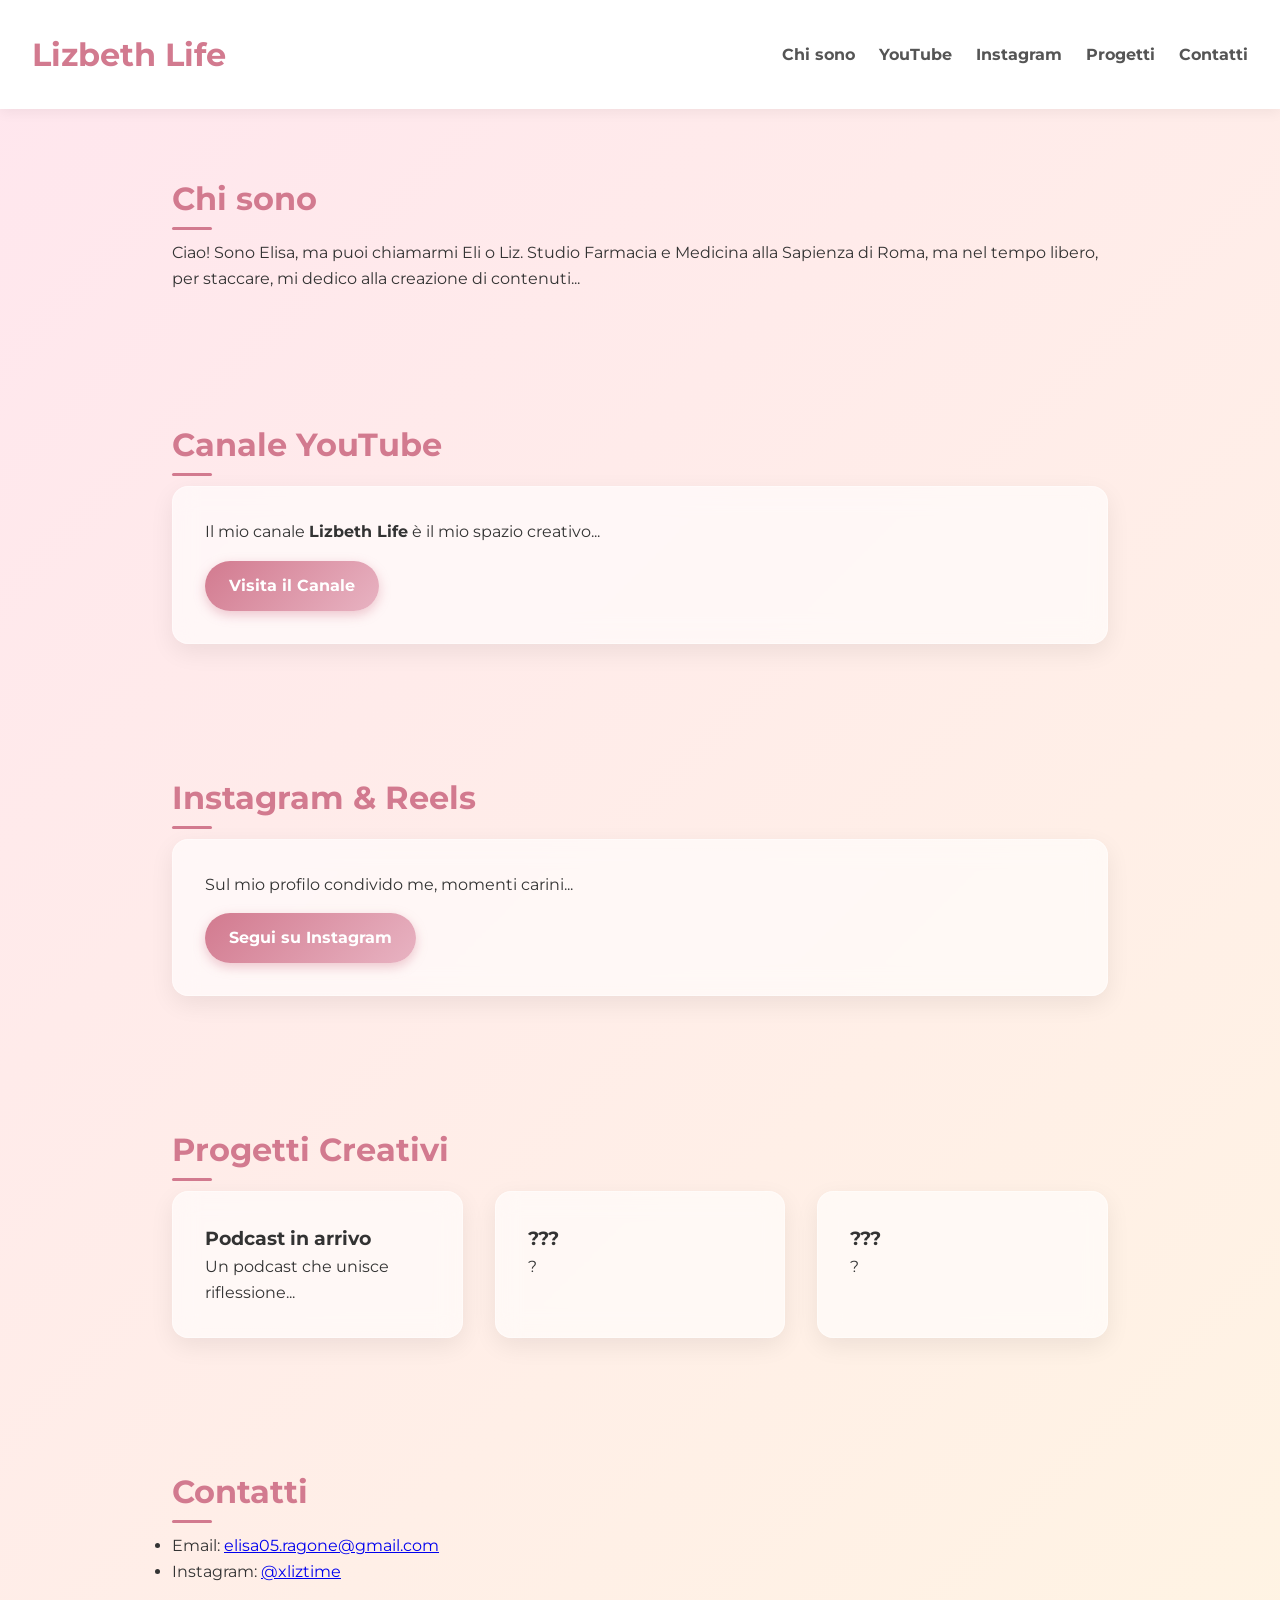
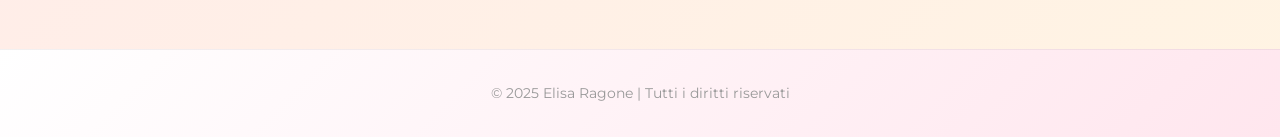
<file: index.html>
<!DOCTYPE html>
<html lang="it">
<head>
  <meta charset="UTF-8">
  <meta name="viewport" content="width=device-width, initial-scale=1.0">
  <title>Lizbeth Life | Content Creator</title>
  <link href="https://fonts.googleapis.com/css2?family=Montserrat:wght@400;700&display=swap" rel="stylesheet">

  <style>
    * { box-sizing: border-box; margin: 0; padding: 0; }

    :root {
      --pink-main: #d27a8f;
      --pink-light: #ffe6ee;
      --beige-light: #fff4e3;
      --accent: #e8b3c2;
    }

    html {
      scroll-behavior: smooth;
      scroll-padding-top: 100px;
    }

    body {
      font-family: 'Montserrat', sans-serif;
      background: linear-gradient(135deg, var(--pink-light), var(--beige-light));
      color: #333;
      line-height: 1.6;
    }

    /* HEADER */
    header {
      background: white;
      padding: 1.8rem 2rem;
      display: flex;
      justify-content: space-between;
      align-items: center;
      box-shadow: 0 4px 12px rgba(0, 0, 0, 0.05);
      position: sticky;
      top: 0;
      z-index: 999;
      transition: padding 0.3s ease, background 0.3s ease, box-shadow 0.3s ease;
    }

    header.scrolled {
      padding: 1rem 1.5rem;
      background: rgba(255, 255, 255, 0.9);
      backdrop-filter: blur(10px);
      box-shadow: 0 4px 16px rgba(0,0,0,0.08);
    }

    header h1 {
      font-size: 2rem;
      color: var(--pink-main);
    }

    /* NAV DESKTOP */
    nav {
      display: flex;
      gap: 1.5rem;
    }

    nav a {
      text-decoration: none;
      color: #555;
      font-weight: bold;
      transition: color 0.3s;
    }

    nav a:hover {
      color: var(--pink-main);
    }

    /* HAMBURGER ICON */
    .hamburger {
      display: none;
      flex-direction: column;
      gap: 5px;
      cursor: pointer;
    }

    .hamburger span {
      width: 26px;
      height: 3px;
      background: var(--pink-main);
      border-radius: 5px;
      transition: 0.3s;
    }

    /* MOBILE MENU */
    .mobile-menu {
      position: fixed;
      top: 0;
      right: -100%;
      width: 70%;
      height: 100%;
      background: rgba(255, 255, 255, 0.7);
      backdrop-filter: blur(14px);
      box-shadow: -4px 0 20px rgba(0,0,0,0.1);
      padding: 4rem 2rem;
      display: flex;
      flex-direction: column;
      gap: 1.5rem;
      transition: right 0.4s ease;
      z-index: 998;
    }

    .mobile-menu a {
      font-size: 1.2rem;
      color: var(--pink-main);
      text-decoration: none;
      font-weight: bold;
    }

    .mobile-menu.open {
      right: 0;
    }

    /* SEZIONI */
    .section {
      padding: 4rem 2rem;
      max-width: 1000px;
      margin: auto;
      opacity: 0;
      transform: translateY(20px);
      transition: opacity 0.8s ease, transform 0.8s ease;
      scroll-margin-top: 140px; /* FIX HEADER OVERLAP */
    }

    .section.visible {
      opacity: 1;
      transform: translateY(0);
    }

    .section h2 {
      color: var(--pink-main);
      font-size: 2rem;
      margin-bottom: 1rem;
      position: relative;
    }

    .section h2::after {
      content: "";
      position: absolute;
      left: 0;
      bottom: -6px;
      width: 40px;
      height: 3px;
      background: var(--pink-main);
      border-radius: 2px;
      transition: width 0.4s ease;
    }

    .section:hover h2::after {
      width: 80px;
    }

    /* GRID */
    .grid {
      display: grid;
      grid-template-columns: repeat(auto-fit, minmax(250px, 1fr));
      gap: 2rem;
    }

    /* CARD */
    .card {
      background: rgba(255, 255, 255, 0.6);
      backdrop-filter: blur(12px);
      border: 1px solid rgba(255, 255, 255, 0.4);
      border-radius: 1rem;
      padding: 2rem;
      box-shadow: 0 8px 24px rgba(0, 0, 0, 0.07);
      transition: transform 0.3s ease, box-shadow 0.3s ease;
    }

    .card:hover {
      transform: translateY(-5px);
      box-shadow: 0 12px 32px rgba(0, 0, 0, 0.08);
    }

    /* BUTTON */
    a.button {
      display: inline-block;
      padding: 0.75rem 1.5rem;
      margin-top: 1rem;
      background: linear-gradient(135deg, var(--pink-main), var(--accent));
      color: white;
      border-radius: 2rem;
      text-decoration: none;
      font-weight: bold;
      box-shadow: 0 4px 12px rgba(210, 122, 143, 0.4);
      transition: transform 0.3s ease, box-shadow 0.3s ease, filter 0.3s ease;
    }

    a.button:hover {
      transform: translateY(-3px);
      box-shadow: 0 8px 20px rgba(210, 122, 143, 0.6);
      filter: brightness(1.08);
    }

    /* FOOTER */
    footer {
      text-align: center;
      padding: 2rem;
      background: linear-gradient(135deg, #fff, var(--pink-light));
      color: #999;
      font-size: 0.9rem;
      border-top: 1px solid rgba(0,0,0,0.05);
    }

    /* MOBILE FIX */
    @media (max-width: 700px) {

      html {
        scroll-padding-top: 140px; /* FIX HEADER OVERLAP */
      }

      nav {
        display: none;
      }

      .hamburger {
        display: flex;
      }

      header h1 {
        font-size: 1.7rem;
      }

      .section {
        padding: 3rem 1.2rem;
      }

      .section h2 {
        font-size: 1.6rem;
      }

      .grid {
        grid-template-columns: 1fr;
      }
    }
  </style>
</head>

<body>

  <header>
    <h1>Lizbeth Life</h1>

    <div class="hamburger" id="hamburger">
      <span></span>
      <span></span>
      <span></span>
    </div>

    <nav>
      <a href="#about">Chi sono</a>
      <a href="#youtube">YouTube</a>
      <a href="#instagram">Instagram</a>
      <a href="#progetti">Progetti</a>
      <a href="#contatti">Contatti</a>
    </nav>
  </header>

  <div class="mobile-menu" id="mobileMenu">
    <a href="#about">Chi sono</a>
    <a href="#youtube">YouTube</a>
    <a href="#instagram">Instagram</a>
    <a href="#progetti">Progetti</a>
    <a href="#contatti">Contatti</a>
  </div>

  <section id="about" class="section">
    <h2>Chi sono</h2>
    <p>Ciao! Sono Elisa, ma puoi chiamarmi Eli o Liz. Studio Farmacia e Medicina alla Sapienza di Roma, ma nel tempo libero, per staccare, mi dedico alla creazione di contenuti...</p>
  </section>

  <section id="youtube" class="section">
    <h2>Canale YouTube</h2>
    <div class="card">
      <p>Il mio canale <strong>Lizbeth Life</strong> è il mio spazio creativo...</p>
      <a href="https://youtube.com/@xliztime" class="button" target="_blank">Visita il Canale</a>
    </div>
  </section>

  <section id="instagram" class="section">
    <h2>Instagram & Reels</h2>
    <div class="card">
      <p>Sul mio profilo condivido me, momenti carini...</p>
      <a href="https://www.instagram.com/xliztime" class="button" target="_blank">Segui su Instagram</a>
    </div>
  </section>

  <section id="progetti" class="section">
    <h2>Progetti Creativi</h2>
    <div class="grid">
      <div class="card"><h3>Podcast in arrivo</h3><p>Un podcast che unisce riflessione...</p></div>
      <div class="card"><h3>???</h3><p>?</p></div>
      <div class="card"><h3>???</h3><p>?</p></div>
    </div>
  </section>

  <section id="contatti" class="section">
    <h2>Contatti</h2>
    <ul>
      <li>Email: <a href="mailto:elisa05.ragone@gmail.com">elisa05.ragone@gmail.com</a></li>
      <li>Instagram: <a href="https://www.instagram.com/xliztime">@xliztime</a></li>
    </ul>
  </section>

  <footer>
    <p>&copy; 2025 Elisa Ragone | Tutti i diritti riservati</p>
  </footer>

  <script>
    // Header shrink
    window.addEventListener("scroll", () => {
      const header = document.querySelector("header");
      if (window.scrollY > 50) header.classList.add("scrolled");
      else header.classList.remove("scrolled");
    });

    // Fade-in sezioni
    const sections = document.querySelectorAll('.section');
    const observer = new IntersectionObserver(entries => {
      entries.forEach(entry => {
        if (entry.isIntersecting) entry.target.classList.add('visible');
      });
    }, { threshold: 0.2 });
    sections.forEach(section => observer.observe(section));

    // Hamburger menu
    const hamburger = document.getElementById("hamburger");
    const mobileMenu = document.getElementById("mobileMenu");

    hamburger.addEventListener("click", () => {
      mobileMenu.classList.toggle("open");
    });

    document.querySelectorAll(".mobile-menu a").forEach(link => {
      link.addEventListener("click", () => mobileMenu.classList.remove("open"));
    });
  </script>

</body>
</html>
</file>
